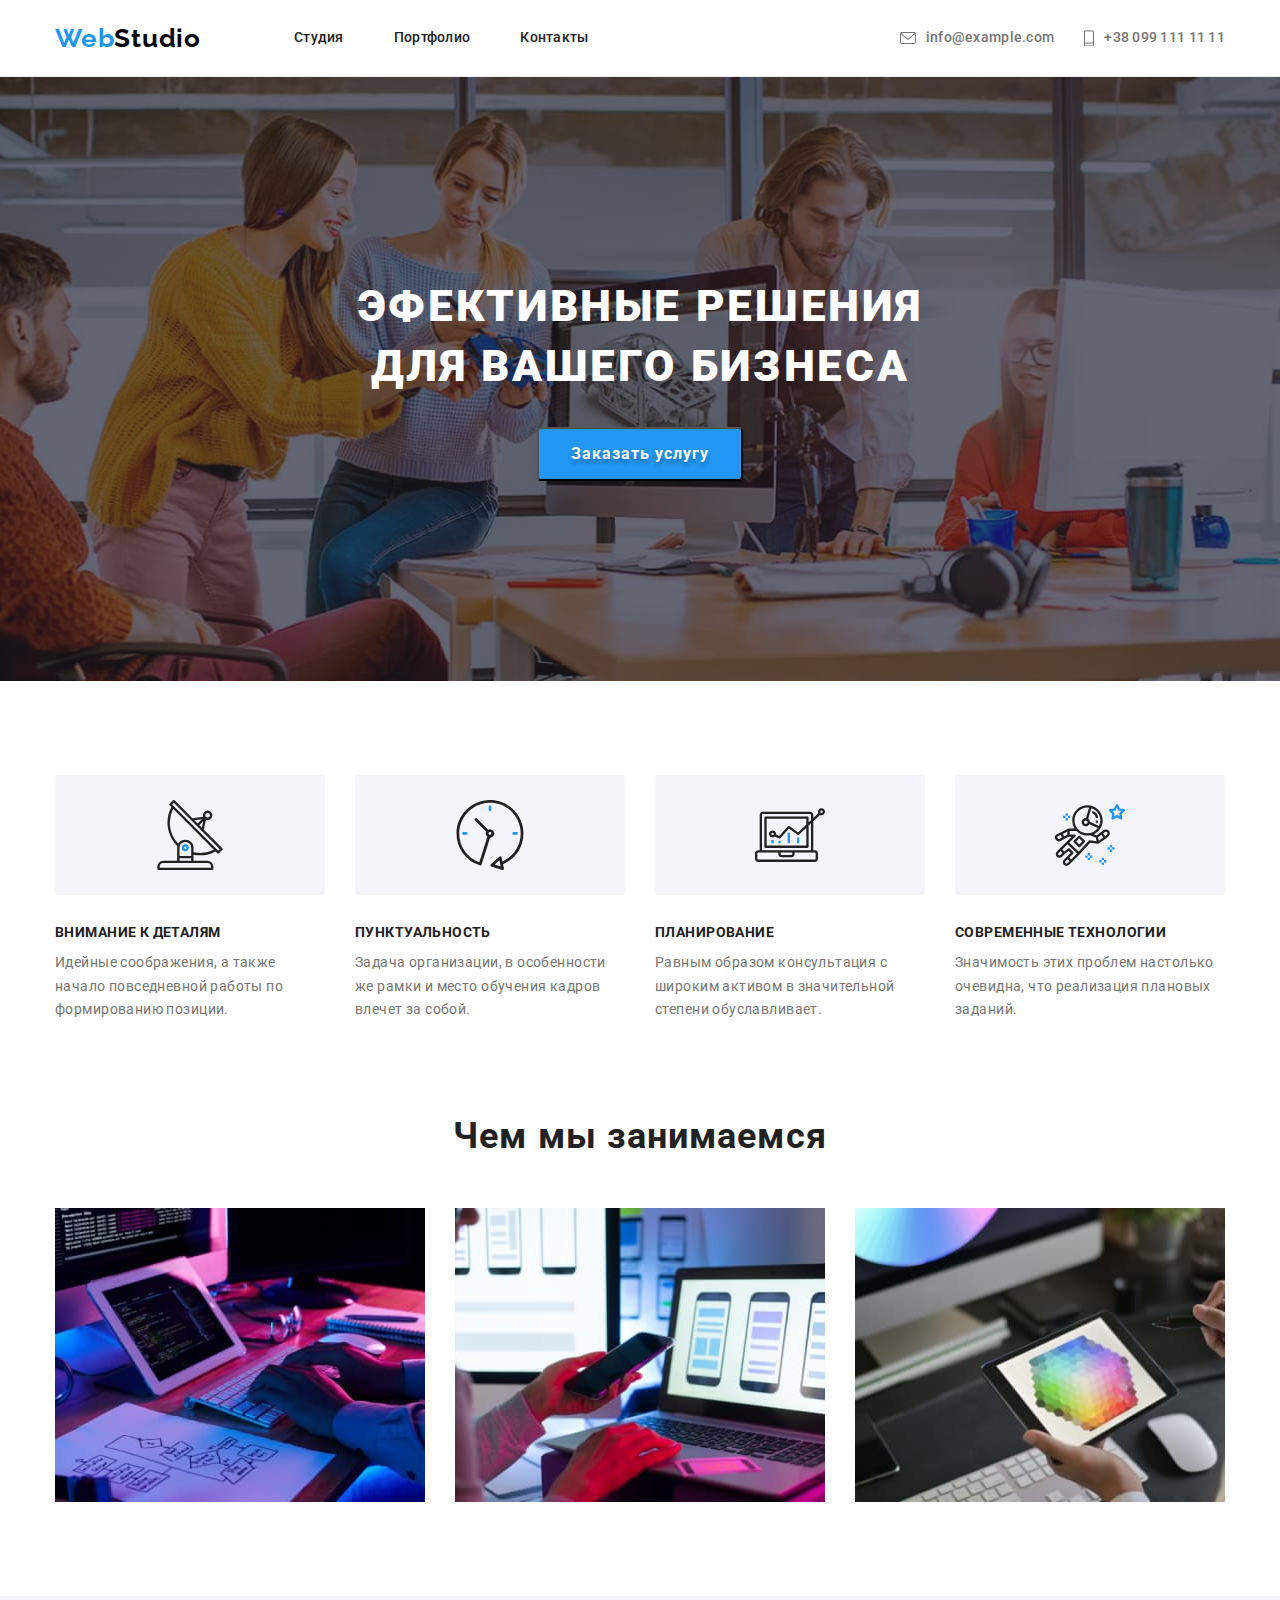
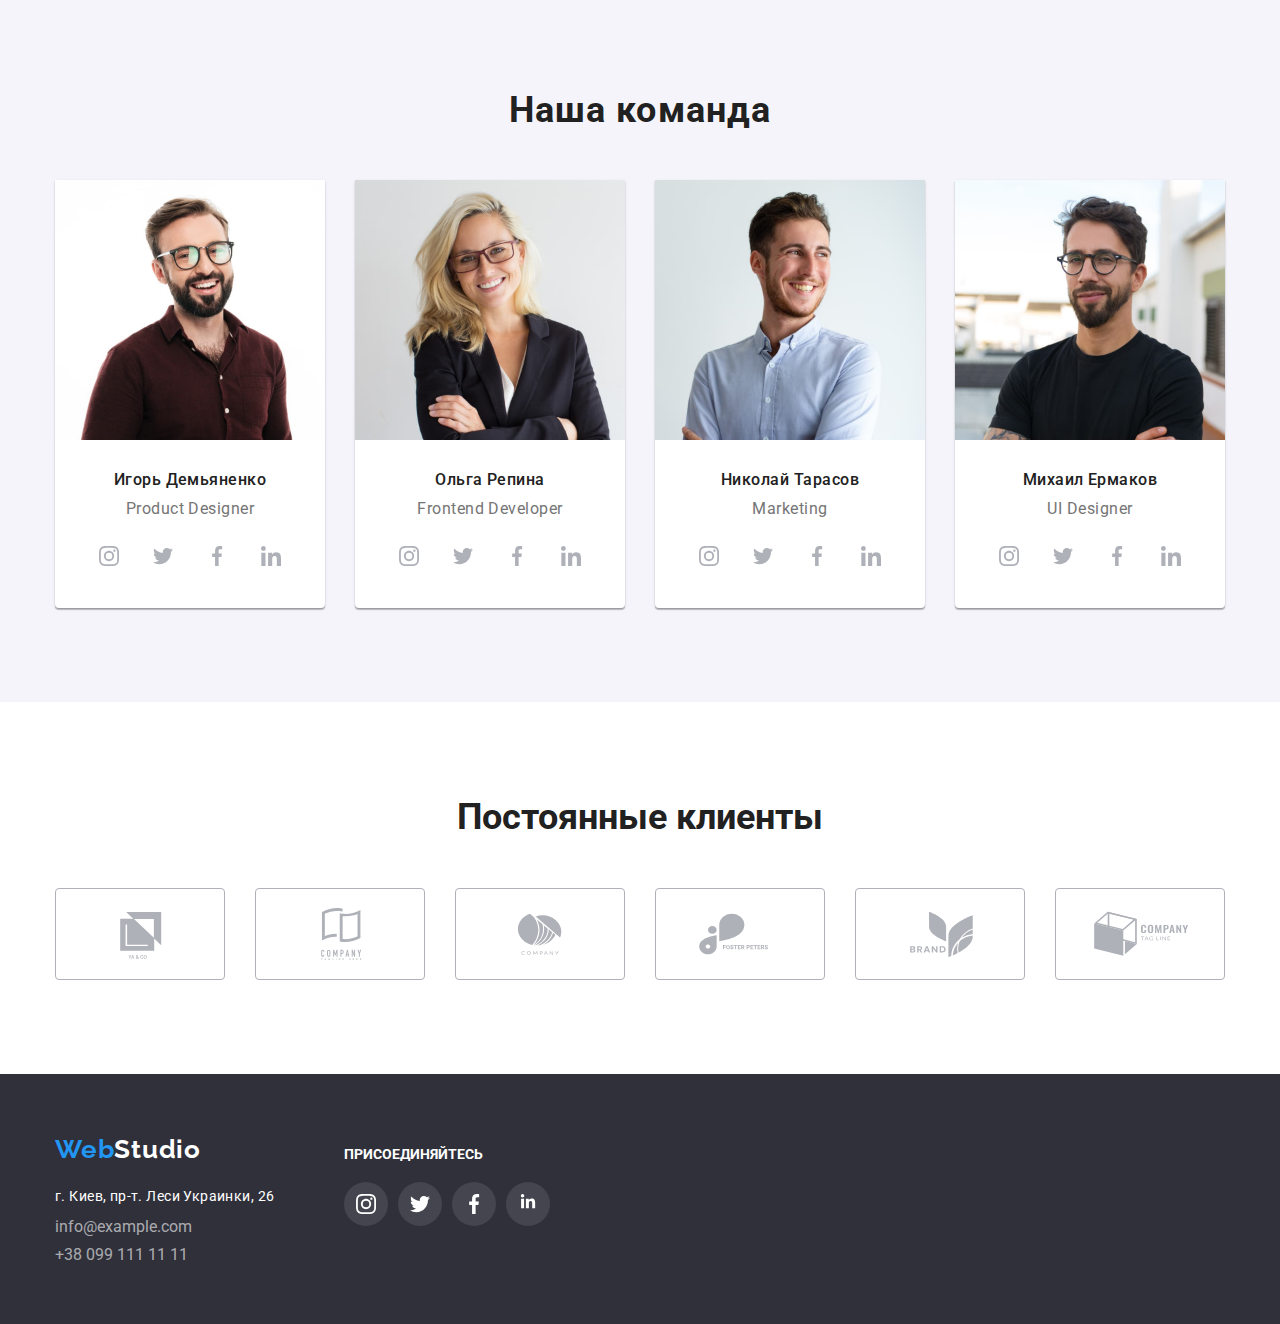
<file: index.html>
<!DOCTYPE html>
<html lang="ru">
    <head>
        <title>Cтудия</title>
    <meta charset="UTF-8">
    <link rel="preconnect" href="https://fonts.googleapis.com">
    <link rel="preconnect" href="https://fonts.gstatic.com" crossorigin>
    <link href="https://fonts.googleapis.com/css2?family=Raleway:wght@700&family=Roboto:wght@400;500;700;900&display=swap"
    rel="stylesheet">
    <link rel="stylesheet" href="https://cdnjs.cloudflare.com/ajax/libs/modern-normalize/1.1.0/modern-normalize.min.css">
    <link rel="stylesheet" href="./css/styles.css">
    </head>
    <body>
           <header class="header">
                <div class="container">
                    <div class="flex-box">
                    <nav class="main-nav">
                        <a class="logofull" href="./index.html"><span class="logo">Web</span><span class="logo-black">Studio</span></a>
                        <ul class="menu-nav">
                            <li class="link-nav"><a class="navlink" href="./index.html">Студия</a></li>
                            <li class="link-nav"><a class="navlink" href="./portfolio.html">Портфолио</a></li>
                            <li class="link-nav"><a class="navlink" href="Контакты">Контакты</a></li>              
                        </ul>
                    </nav>
                    <ul class="contacts">
                        <li class="contact-items"><a class="contact" href="mailto:info@example.com">
                            <svg class="icons-header" width="16px" height="12px">
                            <use href="./images/icons.svg#icon-envelope"></use>
                            </svg>info@example.com
                        </a>
                        </li>
                        <li class="contact-items"><a class="contact" href="tel:+380991111111">
                            <svg  class="icons-header" width="10px" height="16.93px">
                            <use href="./images/icons.svg#icon-smartphone"></use>
                            </svg>+38 099 111 11 11
                        </a>
                    </li>
                    </ul>
                    </div>
                </div>
            </header>
<main>
    <section class="for-user">
        <h1 class="title-for-user">ЭФЕКТИВНЫЕ РЕШЕНИЯ</br> ДЛЯ ВАШЕГО БИЗНЕСА</h1>
        <button class="button-text" type="button">Заказать услугу</button>
    </section>
    <section class="benefits">
        <div class="container">
            <ul class="benefits-title-text">
                <li class="benefits-cont">
                    <div class="icon-benefits">
                    <svg class="icons-benefits" width="70px" height="70px">
                        <use href="./images/icons.svg#icon-antenna"></use>
                    </svg>
                    </div>
                    <h3 class="title-benefits">ВНИМАНИЕ К ДЕТАЛЯМ</h3>
                    <p class="text-benefits">Идейные соображения, а также начало повседневной работы по формированию
                        позиции.</p>
                </li>
                <li class="benefits-cont">
                    <div class="icon-benefits">
                    <svg class="icons-benefits" width="70px" height="70px">
                        <use href="./images/icons.svg#icon-clock"></use>
                    </svg>
                    </div>
                    <h3 class="title-benefits">ПУНКТУАЛЬНОСТЬ</h3>
                    <p class="text-benefits">Задача организации, в особенности же рамки и место обучения кадров влечет за
                        собой.</p>
                </li>
                <li class="benefits-cont">
                    <div class="icon-benefits">
                    <svg class="icons-benefits" width="70px" height="70px">
                        <use href="./images/icons.svg#icon-diagram"></use>
                    </svg>
                    </div>
                    <h3 class="title-benefits">ПЛАНИРОВАНИЕ</h3>
                    <p class="text-benefits">Равным образом консультация с широким активом в значительной степени
                        обуславливает.</p>
                </li>
                <li class="benefits-cont">
                    <div class="icon-benefits">
                    <svg class="icons-benefits" width="70px" height="70px">
                        <use href="./images/icons.svg#icon-astronaut"></use>
                    </svg>
                    </div>
                    <h3 class="title-benefits">СОВРЕМЕННЫЕ ТЕХНОЛОГИИ</h3>
                    <p class="text-benefits">Значимость этих проблем настолько очевидна, что реализация плановых заданий.
                    </p>
                </li>
    </section>
    <section class="about-us section">
        <div class="container">
            <h2 class="title-about-us">Чем мы занимаемся</h2>
            <ul class="img-about-us">
                <li>
                    <img 
                    src="./images/photo1.jpg" 
                    alt="Рабочий стол" 
                    width="370"
                    height="294"
                    />
                </li>
                <li>    
                    <img 
                    src="./images/photo2.jpg" 
                    alt="Смартфон и десктоп"
                    width="370"
                    height="294"
                    />
                </li>
                <li>
                    <img 
                    src="./images/photo3.jpg" 
                    alt="Планшет с градуировкой цвета"
                    width="370"
                    height="294"
                    />
            </ul>
            </div>
    </section>
    <section class="our-team section">
        <div class="container">
        <h2 class=title-our-team>Наша команда</h2>
        <ul class="img-cont">
            <li class="img-position"> 
                <img src="./images/product_designer.jpg"
                alt="Продукт-дизайнер"
                width="270"
                height="260"
                />
                <div class="bottom-box">
                    <h3 class="title-name">Игорь Демьяненко</h3>
                    <p class="work-position">Product Designer</p>
                    
                    <ul class="social-icons-list">
                        <li class="socials"><a class="social-items" href="https://www.instagram.com">
                                <svg class="social-icons" width="20px" height="20px">
                                    <use href="./images/icons.svg#icon-instagram"></use>
                                </svg>
                            </a>
                        </li>
                        <li class="socials"><a class="social-items" href="https://twitter.com">
                                <svg class="social-icons" width="20px" height="20px">
                                    <use href="./images/icons.svg#icon-twitter"></use>
                                </svg>
                            </a>
                        </li>
                        <li class="socials"><a class="social-items" href="https://www.facebook.com">
                                <svg class="social-icons" width="20px" height="20px">
                                    <use href="./images/icons.svg#icon-facebook"></use>
                                </svg>
                            </a>
                        </li>
                        <li class="socials"><a class="social-items" href="https://linkedin.com/">
                                <svg class="social-icons" width="20px" height="20px">
                                    <use href="./images/icons.svg#icon-linkedin"></use>
                                </svg>
                            </a>
                        </li>
                    </ul>
                    </svg>
                </div>
            </li>
            <li class="img-position">
                <img src="./images/frontend_developer.jpg" 
                alt="Фронтенд разработчик" 
                width="270" 
                height="260" 
                />
                <div class="bottom-box">
                    <h3 class="title-name">Ольга Репина</h3>
                    <p class="work-position">Frontend Developer</p>
                    <ul class="social-icons-list">
                        <li class="socials"><a class="social-items" href="https://www.instagram.com">
                                    <svg class="social-icons" width="20px" height="20px">
                                    <use href="./images/icons.svg#icon-instagram"></use>
                                </svg>
                            </a>
                        </li>
                        <li class="socials"><a class="social-items" href="https://twitter.com">
                                    <svg class="social-icons" width="20px" height="20px">
                                    <use href="./images/icons.svg#icon-twitter"></use>
                                </svg>
                            </a>
                        </li>
                        <li class="socials"><a class="social-items" href="https://www.facebook.com">
                                    <svg class="social-icons" width="20px" height="20px">
                                    <use href="./images/icons.svg#icon-facebook"></use>
                                </svg>
                            </a>
                        </li>
                        <li class="socials"><a class="social-items" href="https://linkedin.com/">
                                    <svg class="social-icons" width="20px" height="20px">
                                    <use href="./images/icons.svg#icon-linkedin"></use>
                                </svg>
                            </a>
                        </li>
                    </ul>
                </div>
            </li>
            <li class="img-position">
                <img src="./images/marketing.jpg" 
                alt="Маркетинг" 
                width="270" 
                height="260" 
                />
                <div class="bottom-box">
                    <h3 class="title-name">Николай Тарасов</h3>
                    <p class="work-position">Marketing</p>
                    <ul class="social-icons-list">
                        <li class="socials"><a class="social-items" href="https://www.instagram.com">
                                <svg class="social-icons" width="20px" height="20px">
                                    <use href="./images/icons.svg#icon-instagram"></use>
                                </svg>
                            </a>
                        </li>
                        <li class="socials"><a class="social-items" href="https://twitter.com">
                                <svg class="social-icons" width="20px" height="20px">
                                    <use href="./images/icons.svg#icon-twitter"></use>
                                </svg>
                            </a>
                        </li>
                        <li class="socials"><a class="social-items" href="https://www.facebook.com">
                                <svg class="social-icons" width="20px" height="20px">
                                    <use href="./images/icons.svg#icon-facebook"></use>
                                </svg>
                            </a>
                        </li>
                        <li class="socials"><a class="social-items" href="https://linkedin.com/">
                                <svg class="social-icons" width="20px" height="20px">
                                    <use href="./images/icons.svg#icon-linkedin"></use>
                                </svg>
                            </a>
                        </li>
                    </ul>
                </div>
            </li>
            <li class="img-position">
                <img src="./images/designer_ui.jpg" 
                alt="UI дизайнер" 
                width="270" 
                height="260" />
                <div class="bottom-box">
                    <h3 class="title-name">Михаил Ермаков</h3>
                    <p class="work-position">UI Designer</p>
                    <ul class="social-icons-list">
                        <li class="socials"><a class="social-items" href="https://www.instagram.com">
                                <svg class="social-icons" width="20px" height="20px">
                                    <use href="./images/icons.svg#icon-instagram"></use>
                                </svg>
                            </a>
                        </li>
                        <li class="socials"><a class="social-items" href="https://twitter.com">
                                <svg class="social-icons" width="20px" height="20px">
                                    <use href="./images/icons.svg#icon-twitter"></use>
                                </svg>
                            </a>
                        </li>
                        <li class="socials"><a class="social-items" href="https://www.facebook.com">
                                <svg class="social-icons" width="20px" height="20px">
                                    <use href="./images/icons.svg#icon-facebook"></use>
                                </svg>
                            </a>
                        </li>
                        <li class="socials"><a class="social-items" href="https://linkedin.com/">
                                <svg class="social-icons" width="20px" height="20px">
                                    <use href="./images/icons.svg#icon-linkedin"></use>
                                </svg>
                            </a>
                        </li>
                    </ul>
                </div>
            </li>
         </ul>
        </div>
      </section>
      <section class="clients section">
        <div class="container">
            <h2 class="title-client">Постоянные клиенты</h2>
            <ul class="client-list">
                <li class="client"><a class="client-link" href="#">
                    <svg class="client-icon" width="170px" height="92px">
                    <use href="./images/icons.svg#icon-client-1"></use>
                    </svg>
                    </a>
                </li>
                <li class="client"><a class="client-link" href="#">
                    <svg class="client-icon" width="170px" height="92px">
                    <use href="./images/icons.svg#icon-client-2"></use>
                    </svg>
                    </a>
                </li>
                <li class="client"><a class="client-link" href="#">
                    <svg class="client-icon" width="170px" height="92px">
                     <use href="./images/icons.svg#icon-client-3"></use>
                    </svg>
                    </a>
                </li>
                <li class="client"><a class="client-link" href="#">
                        <svg class="client-icon" width="170px" height="92px">
                        <use href="./images/icons.svg#icon-client-4"></use>
                        </svg>
                    </a>
                </li>
                <li class="client"><a class="client-link" href="#">
                    <svg class="client-icon" width="170px" height="92px">
                    <use href="./images/icons.svg#icon-client-5"></use>
                    </svg>
                    </a>
                </li>
                <li class="client"><a class="client-link" href="#">
                    <svg class="client-icon" width="170px" height="92px">
                    <use href="./images/icons.svg#icon-client-6"></use>
                    </svg>
                    </a>
                </li>
            </ul>
        </div>
        </section>
    </main>
            <footer class="footer">
                <div class="container">
                    <ul class="parts">
                    <li>
                        <a class="logofull" href="./index.html"><span class="logo">Web</span><span class="logo-white">Studio</span></a>
                        <address>
                            <ul class="contact-list-footer">
                                <li class="address-footer"><a class="contact-address" href="https://goo.gl/maps/3nvqBp6d8EfzjDu38">г. Киев, пр-т. Леси
                                        Украинки, 26</a></li>
                                <li class="mail-footer"><a class="contact-footer" href="mailto:info@example.com">info@example.com</a></li>
                                <li class="tel-footer"><a class="contact-footer" href="tel:+380991111111">+38 099 111 11 11</a></li>
                            </ul>
                        </address>
                    </li>
                    <li class="join-part">
                    <div>
                        <h4 class="join-tittle">ПРИСОЕДИНЯЙТЕСЬ</h4>
                            <ul class="join-list">
                                <li class="socials-join"><a class="join-link" href="https://www.instagram.com">
                                        <svg class="join-icons" width="20px" height="20px">
                                            <use href="./images/icons.svg#icon-instagram-1"></use>
                                        </svg>
                                    </a>
                                </li>
                                <li class="socials-join"><a class="join-link" href="https://twitter.com">
                                        <svg class="join-icons" width="20px" height="20px">
                                            <use href="./images/icons.svg#icon-twitter-1"></use>
                                        </svg>
                                    </a>
                                </li>
                                <li class="socials-join"><a class="join-link" href="https://www.facebook.com">
                                        <svg class="join-icons" width="20px" height="20px">
                                            <use href="./images/icons.svg#icon-facebook-1"></use>
                                        </svg>
                                    </a>
                                </li>
                                <li class="socials-join"><a class="join-link" href="https://linkedin.com/">
                                        <svg class="join-icons" width="20px" height="20px">
                                            <use href="./images/icons.svg#icon-linkedin-1"></use>
                                        </svg>
                                    </a>
                                </li>
                            </ul>
                        </li>
                        </ul>
                    </div>
                </address>
                </div>
            </footer>
    </body>
</html>
</file>
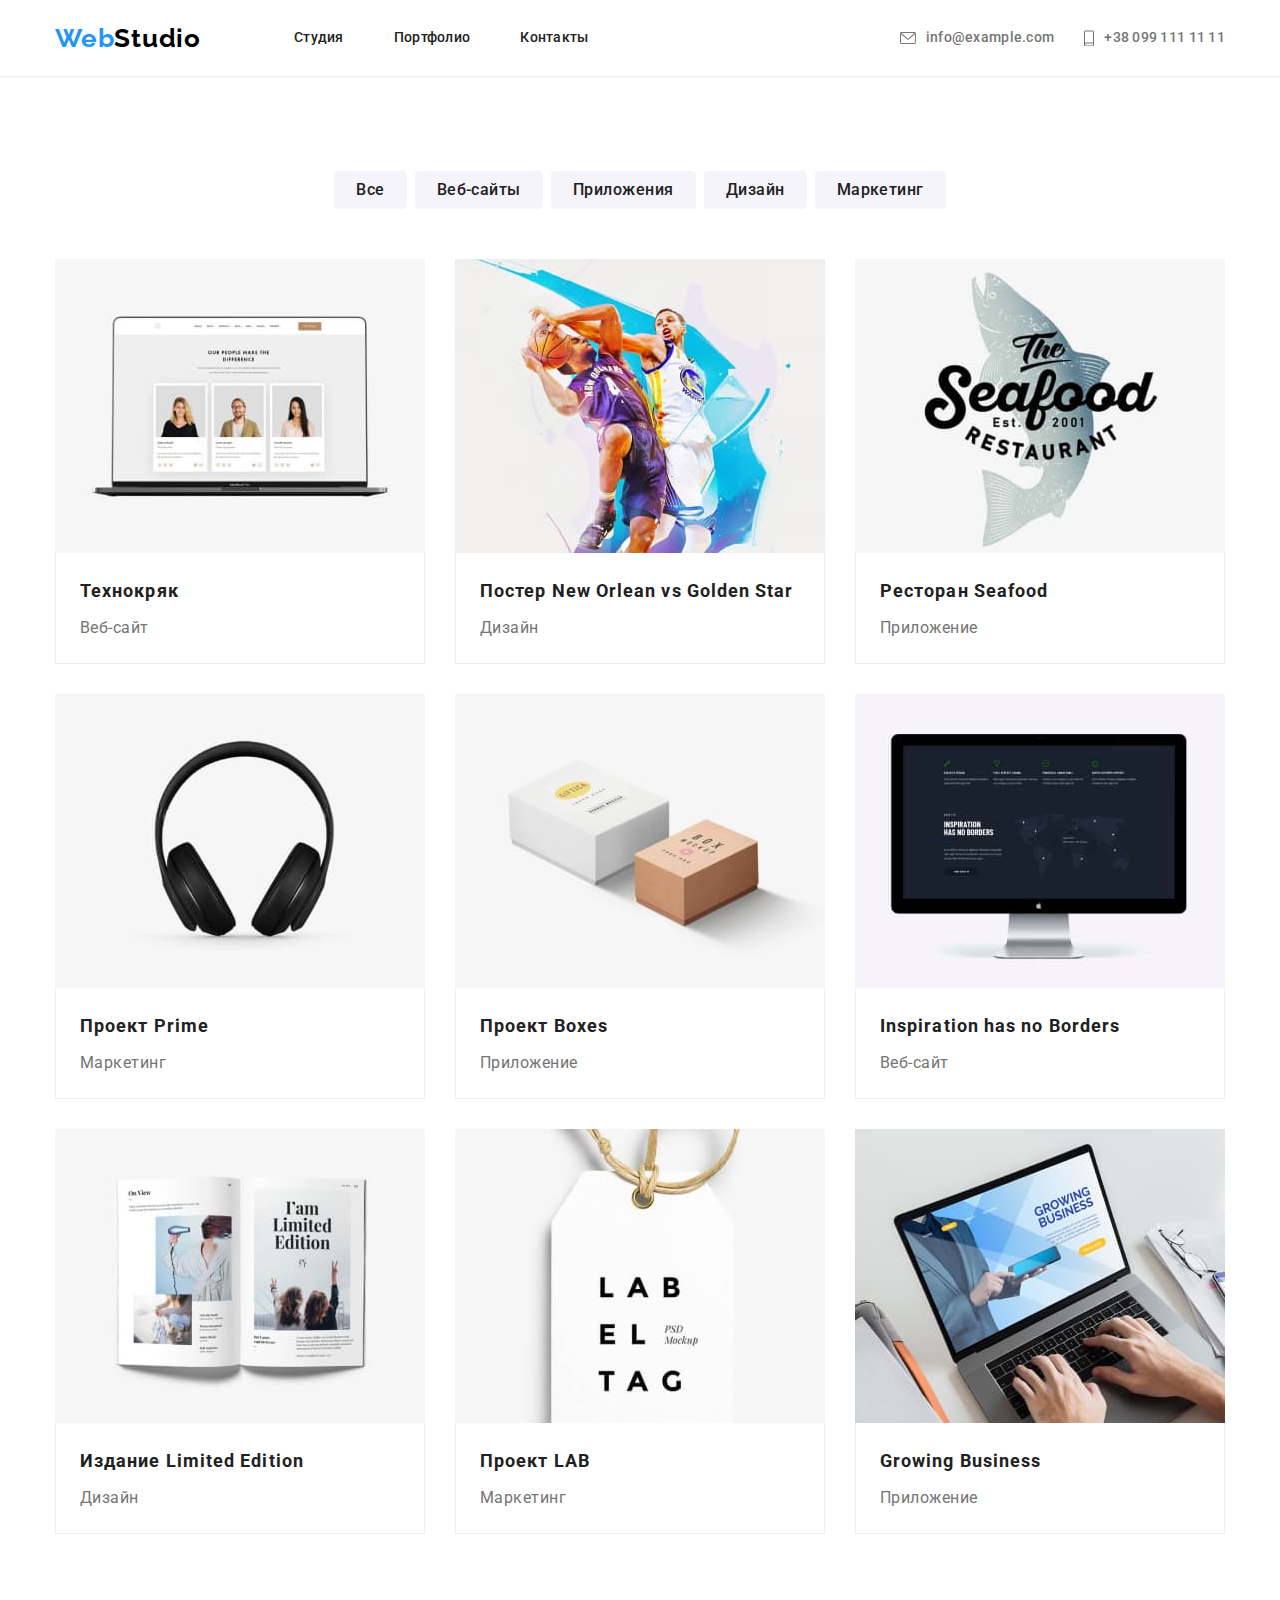
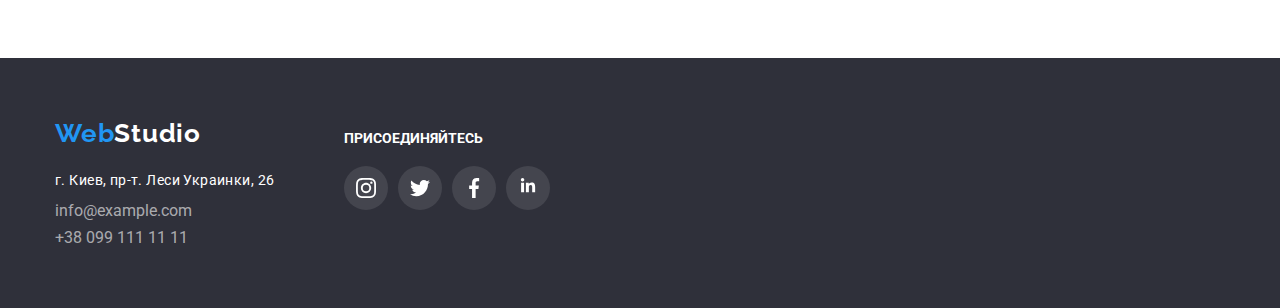
<file: portfolio.html>
<!DOCTYPE html>
<html lang="ru">
    <head>
    <title>Портфолио</title>
    <meta charset="UTF-8">
    <link rel="preconnect" href="https://fonts.googleapis.com">
    <link rel="preconnect" href="https://fonts.gstatic.com" crossorigin>
    <link href="https://fonts.googleapis.com/css2?family=Raleway:wght@700&family=Roboto:wght@400;500;700;900&display=swap"
    rel="stylesheet">
    <link rel="stylesheet" href="https://cdnjs.cloudflare.com/ajax/libs/modern-normalize/1.1.0/modern-normalize.min.css">
    <link rel="stylesheet" href="./css/styles.css">
</head>
<body>
    <header class="header">
        <div class="container">
            <div class="flex-box">
                <nav class="main-nav">
                    <a class="logofull" href="./index.html"><span class="logo">Web</span><span
                            class="logo-black">Studio</span></a>
                    <ul class="menu-nav">
                        <li class="link-nav"><a class="navlink" href="./index.html">Студия</a></li>
                        <li class="link-nav"><a class="navlink" href="./portfolio.html">Портфолио</a></li>
                        <li class="link-nav"><a class="navlink" href="Контакты">Контакты</a></li>
                    </ul>
                </nav>
                <ul class="contacts">
                    <li class="contact-items"><a class="contact" href="mailto:info@example.com">
                            <svg class="icons-header" width="16px" height="12px">
                                <use href="./images/icons.svg#icon-envelope"></use>
                            </svg>info@example.com
                        </a>
                    </li>
                    <li class="contact-items"><a class="contact" href="tel:+380991111111">
                            <svg class="icons-header" width="10px" height="16.93px">
                                <use href="./images/icons.svg#icon-smartphone"></use>
                            </svg>+38 099 111 11 11
                        </a>
                    </li>
                </ul>
            </div>
        </div>
    </header>
    </div>
    <main>
        <section class="buttons-img section">
            <div class="container">
            <h1 class="hidden">Portfolio</h1>  <!-- скрыть !!!!-->
            <ul class="buttons">
            <li class="button-item"><button class="button" type="button">Все</button></li>
            <li class="button-item"><button class="button" type="button">Веб-сайты</button></li>
            <li class="button-item"><button class="button" type="button">Приложения</button></li>
            <li class="button-item"><button class="button" type="button">Дизайн</button></li>
            <li class="button-item"><button class="button" type="button">Маркетинг</button></li>
            </ul>
            <ul class="images-portfolio">
                <li class="images-foto"><a class="link-portfolio" href="#">
                    <div class="card">
                        <img src="./images/laptop.jpg" 
                        alt="Рабочий стол ноутбука" 
                        width="370" 
                        height="294"/>
                        <div class="portfolio-box">
                        <h2 class="title-portfolio">Технокряк</h2>
                        <p class="type-portfolio">Веб-сайт</p>
                        </div>
                    </div>
                    </a>
                </li>
                <li class="images-foto"><a class="link-portfolio" href="#">
                    <div class="card">
                        <img src="./images/sport.jpg" 
                        alt="Спортивный постер" 
                        width="370" 
                        height="294"/>
                        <div class="portfolio-box">
                        <h2 class="title-portfolio">Постер New Orlean vs Golden Star</h2>
                        <p class="type-portfolio">Дизайн</p>
                        </div>
                    </div>    
                    </a>
                </li>
                <li class="images-foto"><a class="link-portfolio" href="#">
                    <div class="card">
                        <img src="./images/logo.jpg" 
                        alt="Логотип Seafood" 
                        width="370" 
                        height="294"/>
                        <div class="portfolio-box">
                        <h2 class="title-portfolio">Ресторан Seafood</h2>
                        <p class="type-portfolio">Приложение</p>
                        </div>
                    </div>
                    </a>
                </li>
                <li class="images-foto"><a class="link-portfolio" href="#">
                    <div class="card">
                        <img src="./images/hearphones.jpg" 
                        alt="Проект Prime" 
                        width="370" 
                        height="294"/>
                        <div class="portfolio-box">
                        <h2 class="title-portfolio">Проект Prime</h2>
                        <p class="type-portfolio">Маркетинг</p>
                        </div>
                    </div>
                    </a>
                </li>
                <li class="images-foto"><a class="link-portfolio" href="#">
                    <div class="card">
                        <img src="./images/boxes.jpg" 
                        alt="Проект Boxes" 
                        width="370" 
                        height="294"/>
                        <div class="portfolio-box">
                        <h2 class="title-portfolio">Проект Boxes</h2>
                        <p class="type-portfolio">Приложение</p>
                        </div>
                    </div>
                    </a>
                </li>
                <li class="images-foto"><a class="link-portfolio" href="#">
                    <div class="card">
                        <img src="./images/monitor.jpg" 
                        alt="Монитор" 
                        width="370" 
                        height="294"/>
                        <div class="portfolio-box">
                        <h2 class="title-portfolio">Inspiration has no Borders</h2>
                        <p class="type-portfolio">Веб-сайт</p>
                        </div>
                    </div>
                    </a>
                </li>
                <li class="images-foto"><a class="link-portfolio" href="#">
                    <div class="card">
                        <img src="./images/book.jpg" 
                        alt="Книга" 
                        width="370" 
                        height="294"/>
                        <div class="portfolio-box">
                        <h2 class="title-portfolio">Издание Limited Edition</h2>
                        <p class="type-portfolio">Дизайн</p>
                        </div>
                    </div>
                    </a>
                </li>
                <li class="images-foto"><a class="link-portfolio" href="#">
                    <div class="card">
                        <img src="./images/label.jpg" 
                        alt="Бирка" 
                        width="370" 
                        height="294"/>
                        <div class="portfolio-box">
                        <h2 class="title-portfolio">Проект LAB</h2>
                        <p class="type-portfolio">Маркетинг</p>
                        </div>
                    </div>
                    </a>
                </li>
                <li class="images-foto"><a class="link-portfolio" href="#">
                    <div class="card">
                        <img src="./images/worklaptop.jpg" 
                        alt="Ноутбук" 
                        width="370" 
                        height="294"/>
                        <div class="portfolio-box">
                        <h2 class="title-portfolio">Growing Business</h2>
                        <p class="type-portfolio">Приложение</p>
                        </div>
                    </div>
                    </a>
                </li>      
            </ul>
            </div>
        </section>
    </main>
    <footer class="footer">
        <div class="container">
        <ul class="parts">
            <li>
                <a class="logofull" href="./index.html"><span class="logo">Web</span><span class="logo-white">Studio</span></a>
                <address>
                    <ul class="contact-list-footer">
                        <li class="address-footer"><a class="contact-address" href="https://goo.gl/maps/3nvqBp6d8EfzjDu38">г.
                                Киев, пр-т. Леси
                                Украинки, 26</a></li>
                        <li class="mail-footer"><a class="contact-footer" href="mailto:info@example.com">info@example.com</a>
                        </li>
                        <li class="tel-footer"><a class="contact-footer" href="tel:+380991111111">+38 099 111 11 11</a></li>
                    </ul>
                </address>
            </li>
            <li class="join-part">
                <div>
                    <h4 class="join-tittle">ПРИСОЕДИНЯЙТЕСЬ</h4>
                    <ul class="join-list">
                        <li class="socials-join"><a class="join-link" href="https://www.instagram.com">
                                <svg class="join-icons" width="20px" height="20px">
                                    <use href="./images/icons.svg#icon-instagram-1"></use>
                                </svg>
                            </a>
                        </li>
                        <li class="socials-join"><a class="join-link" href="https://twitter.com">
                                <svg class="join-icons" width="20px" height="20px">
                                    <use href="./images/icons.svg#icon-twitter-1"></use>
                                </svg>
                            </a>
                        </li>
                        <li class="socials-join"><a class="join-link" href="https://www.facebook.com">
                                <svg class="join-icons" width="20px" height="20px">
                                    <use href="./images/icons.svg#icon-facebook-1"></use>
                                </svg>
                            </a>
                        </li>
                        <li class="socials-join"><a class="join-link" href="https://linkedin.com/">
                                <svg class="join-icons" width="20px" height="20px">
                                    <use href="./images/icons.svg#icon-linkedin-1"></use>
                                </svg>
                            </a>
                        </li>
                    </ul>
            </li>
        </ul>
        </address>
        </div>
    </footer>
</body>
</html>
</file>
<file: css/styles.css>
:root {
  /* Цвет основного текста */
  --main-text-color: #757575;
  /* Цвет текста навигаций */
  --color-text-nav: #212121;
  /* Цвет акцента */
  --color-accent: #2196f3;
  /* Цвет основого фона */
  --background-color-main: #e5e5e5;
  /* Цвет фона футера и раздела заказа */
  --background-color: #2f303a;
  /* Цвет фона кнопок */
  --background-buttons: #f5f4fa;
  /* цвет кнопок и адреса */
  --color-but-add: #fff;

  --color-icons: #afb1b8;
}
body {
  font-family: Roboto, sans-serif;
  color: var(--main-text-color);
}

ul {
  list-style: none;
}

img {
  display: block;
}
.container {
  margin-left: auto;
  margin-right: auto;
  width: 1200px;
  padding-left: 15px;
  padding-right: 15px;
}
/* Header */

.header {
  border-bottom: 1px solid #eeeeee;
}

/* logo */
.logofull {
  font-family: Raleway, sans-serif;
  font-weight: 700;
  font-size: 26px;
  line-height: 1.19;
  letter-spacing: 0.03em;
  text-decoration: none;
}

.logo {
  color: var(--color-accent);
}
.logo-black {
  color: #000;
}

.logo-white {
  color: var(--color-but-add);
}

/* Menu-nav */
.flex-box {
  display: flex;
}

.main-nav,
.contacts {
  display: flex;
  align-items: center;
}

.menu-nav {
  display: flex;
  margin-left: 93px;
  padding-left: 0;
  margin-top: 0px;
  margin-bottom: 0px;
}
.menu-nav .link-nav:not(:last-child) {
  margin-right: 50px;
}
.menu-nav .navlink {
  display: flex;
  align-items: center;
  padding-top: 30px;
  padding-bottom: 30px;
  font-weight: 500;
  font-size: 14px;
  line-height: 1.14;
  letter-spacing: 0.02em;
  text-decoration: none;
  color: var(--color-text-nav);
}

.menu-nav .navlink:hover,
.menu-nav .navlink:focus {
  color: var(--color-accent);
}

.contacts {
  margin-left: auto;
  padding-left: 0px;
  margin-top: 0px;
  margin-bottom: 0px;
}
.icons-header {
  margin-right: 10px;
}
.contacts .contact-items:not(:last-child) {
  margin-right: 30px;
}

.contact {
  padding-top: 28px;
  padding-bottom: 28px;
  display: flex;
  align-items: center;
}
.contacts .contact,
.footer .contact {
  font-style: normal;
  font-weight: 500;
  font-size: 14px;
  line-height: 1.14;
  letter-spacing: 0.02em;
  text-decoration: none;
  color: var(--main-text-color);
}

.contacts .contact:hover,
.contacts .contact:focus {
  color: var(--color-accent);
}

.icons-header {
  fill: var(--main-text-color);
}
.contact:hover .icons-header,
.contact:focus .icons-header {
  fill: var(--color-accent);
}

/* Buttons */
.buttons {
  padding: 0px;
  margin-top: 0px;
  margin-bottom: 0px;
  display: flex;
  justify-content: center;
}
.buttons .button {
  font-family: Roboto;
  color: var(--color-text-nav);
  background-color: var(--background-buttons);
  font-weight: 500;
  font-size: 16px;
  line-height: 1.625;
  letter-spacing: 0.03em;
  cursor: pointer;
  border-radius: 4px;
  border: transparent;
  padding: 6px 22px;
}
.buttons .button:hover,
.buttons .button:focus {
  box-shadow: 0px 3px 1px rgba(0, 0, 0, 0.1), 0px 1px 2px rgba(0, 0, 0, 0.08),
    0px 2px 2px rgba(0, 0, 0, 0.12);
  border-radius: 4px;
  color: var(--color-but-add);
  background-color: var(--color-accent);
}

.button-item:not(:last-child) {
  margin-right: 8px;
}
/* Portfolio */
.images-portfolio {
  display: flex;
  flex-wrap: wrap;
  padding: 0px;
  margin-top: 50px;
  margin-bottom: 0px;
}

.images-portfolio .title-portfolio {
  font-weight: 700;
  font-size: 18px;
  line-height: 2;
  letter-spacing: 0.06em;
  color: var(--color-text-nav);
  margin-top: 0px;
  margin-bottom: 0px;
}
.images-portfolio .type-portfolio {
  font-size: 16px;
  line-height: 1.875;
  letter-spacing: 0.03em;
  padding: 0px;
  margin-top: 0px;
  margin-bottom: 0px;
  padding-top: 4px;
  color: var(--main-text-color);
}
.portfolio-box {
  padding: 20px 24px;
  border-bottom: 1px solid #eeeeee;
  border-left: 1px solid #eeeeee;
  border-right: 1px solid #eeeeee;
}
.images-foto {
  margin-right: 30px;
  margin-bottom: 30px;
}

.images-foto:nth-child(3n) {
  margin-right: 0px;
}
/* Footer */

.footer {
  background-color: var(--background-color);
  padding-top: 60px;
  padding-bottom: 60px;
}

.contact-footer {
  color: rgba(255, 255, 255, 0.6);
  text-decoration: none;
  font-style: normal;
}

.mail-footer {
  margin-top: 9px;
}

.tel-footer {
  margin-top: 9px;
}

.address-footer {
  margin-top: 20px;
}

.footer .contact-address {
  font-style: normal;
  color: var(--color-but-add);
  font-family: Roboto;
  font-size: 14px;
  line-height: 1.71;
  letter-spacing: 0.03em;
  text-decoration: none;
}
/* footer join */
.join-part {
  display: flex;
  flex-direction: column;
  margin-left: 70px;
  margin-top: 12px;
}

.join-tittle {
  color: var(--color-but-add);
  font-style: normal;
  font-weight: bold;
  font-size: 14px;
  line-height: 16px;
  letter-spacing: 1.143;
  margin-top: 0px;
  margin-bottom: 20px;
}

.join-list {
  display: flex;
  align-items: center;
  padding: 0px;
  margin: 0px;
}

.join-link {
  display: flex;
  align-items: center;
  justify-content: center;
  width: 44px;
  height: 44px;
  border-radius: 50%;
  background-color: rgba(255, 255, 255, 0.1);
}
.socials-join + .socials-join {
  margin-left: 10px;
}

.join-link:hover,
.join-link:focus {
  background-color: var(--color-accent);
}

.join-icons {
  fill: var(--color-but-add);
}

.parts {
  padding: 0px;
  margin: 0px;
  display: flex;
}

/* Main index */
.title-benefits {
  color: var(--color-text-nav);
  font-weight: 700;
  font-size: 14px;
  line-height: 1.14;
  letter-spacing: 0.03em;
  margin-top: 0px;
  margin-bottom: 0px;
}

.text-benefits {
  font-size: 14px;
  line-height: 1.71;
  letter-spacing: 0.03em;
  margin-top: 10px;
  margin-bottom: 0px;
}
.title-about-us {
  font-weight: 700;
  font-size: 36px;
  line-height: 1.16;
  text-align: center;
  letter-spacing: 0.03em;
  color: var(--color-text-nav);
}
.title-our-team {
  font-weight: 700;
  font-size: 36px;
  line-height: 1.12;
  text-align: center;
  letter-spacing: 0.03em;
  color: var(--color-text-nav);
  margin-top: 0px;
  margin-bottom: 50px;
}

.our-team {
  background-color: var(--background-buttons);
}

.bottom-box {
  padding-top: 30px;
  padding-bottom: 30px;
}
.title-name {
  font-weight: 500;
  font-size: 16px;
  line-height: 1.187;
  letter-spacing: 0.03em;
  color: var(--color-text-nav);
  margin-top: 0px;
  margin-bottom: 0px;
  text-align: center;
  padding-bottom: 10px;
}
.work-position {
  font-size: 16px;
  line-height: 1.187;
  letter-spacing: 0.03em;
  margin-top: 0px;
  margin-bottom: 0px;
  text-align: center;
}

/* HEROOOOOO */

.for-user {
  background-image: linear-gradient(to bottom, rgba(47, 48, 58, 0.4), rgba(47, 48, 58, 0.4)),
    url('../images/background_hero.jpg');
  background-repeat: no-repeat;
  background-position: 50% 50%;
  background-size: cover;
  display: flex;
  align-items: center;
  flex-direction: column;
  padding-top: 200px;
  padding-bottom: 200px;
}
.title-for-user {
  font-weight: 900;
  font-size: 44px;
  line-height: 1.36;
  text-align: center;
  letter-spacing: 0.06em;
  text-transform: uppercase;
  color: var(--color-but-add);
  margin-bottom: 0px;
  margin-top: 0px;
  padding-bottom: 30px;
}

.button-text {
  font-weight: 700;
  font-size: 16px;
  line-height: 1.875;
  letter-spacing: 0.06em;
  background-color: var(--color-accent);
  color: var(--color-but-add);
  cursor: pointer;
  text-shadow: 0px 4px 4px rgba(0, 0, 0, 0.25);
  border-radius: 4px;
  padding: 10px 32px;
}
.button-text:hover,
.button-text:focus {
  background-color: #188ce8;
}

.img-position {
  width: 270px;
  background-color: var(--color-but-add);
  border: none;
  box-shadow: 0px 1px 3px rgba(0, 0, 0, 0.12), 0px 1px 1px rgba(0, 0, 0, 0.14),
    0px 2px 1px rgba(0, 0, 0, 0.2);
  border-radius: 0px 0px 4px 4px;
}
.img-cont {
  display: flex;
  padding-left: 0px;
  margin-top: 0px;
  margin-bottom: 0px;
}

.img-position:not(:last-child) {
  margin-right: 30px;
}
.section {
  padding-top: 94px;
  padding-bottom: 94px;
}
.benefits {
  padding-top: 94px;
}

.benefits-title-text {
  display: flex;
  padding: 0px;
  margin: 0px;
}

.benefits-cont {
  width: 270px;
}
.benefits-cont:not(:last-child) {
  margin-right: 30px;
}

.img-about-us {
  display: flex;
  margin-top: 0px;
  margin-bottom: 0px;
  padding: 0px;
}
.title-about-us {
  margin-top: 0px;
  margin-bottom: 50px;
}

.img-about-us li:not(:last-child) {
  margin-right: 30px;
}

.contact-list-footer {
  margin-top: 0px;
  padding: 0px;
  margin-bottom: 0px;
}

.hidden {
  display: none;
}

/* our team  */
.social-icons-list {
  display: flex;
  justify-content: center;
  align-items: center;
  padding: 16px 32px 0px 32px;
}
.socials + .socials {
  margin-left: 10px;
}
.social-items {
  display: flex;
  align-items: center;
  justify-content: center;
  width: 44px;
  height: 44px;
  border-radius: 50%;
}

.social-items:hover,
.social-items:focus {
  background-color: var(--color-accent);
}

.social-items .social-icons {
  fill: var(--color-icons);
}

.social-items:hover .social-icons,
.social-items:focus .social-icons {
  fill: var(--color-but-add);
}

/* clients */
.title-client {
  color: var(--color-text-nav);
  font-weight: bold;
  font-size: 36px;
  line-height: 42px;
  text-align: center;
  letter-spacing: 1.17;
  margin-top: 0px;
  margin-bottom: 50px;
}

.client-list {
  display: flex;
}

.client-list {
  padding: 0px;
  margin: 0px;
}
.client + .client {
  margin-left: 30px;
}

.client-icon {
  fill: var(--color-icons);
}

.client {
  display: flex;
}

.client-link {
  width: 170px;
  height: 92px;
  border: 1px solid var(--color-icons);
  border-radius: 4px;
}

.client-link:hover,
.client-link:focus {
  fill: var(--color-accent);
  border: 1px solid var(--color-accent);
  border-radius: 4px;
}

.client-link:hover .client-icon,
.client-link:focus .client-icon {
  fill: var(--color-accent);
}

.link-portfolio {
  text-decoration: none;
}

.link-portfolio:hover .card {
  box-shadow: 0px 1px 1px rgba(0, 0, 0, 0.12), 0px 4px 4px rgba(0, 0, 0, 0.06),
    1px 4px 6px rgba(0, 0, 0, 0.16);
}

.icon-benefits {
  width: 270px;
  height: 120px;
  background-color: var(--background-buttons);
  border-radius: 4px;
  margin-bottom: 30px;
  display: flex;
  align-items: center;
  justify-content: center;
}
</file>
